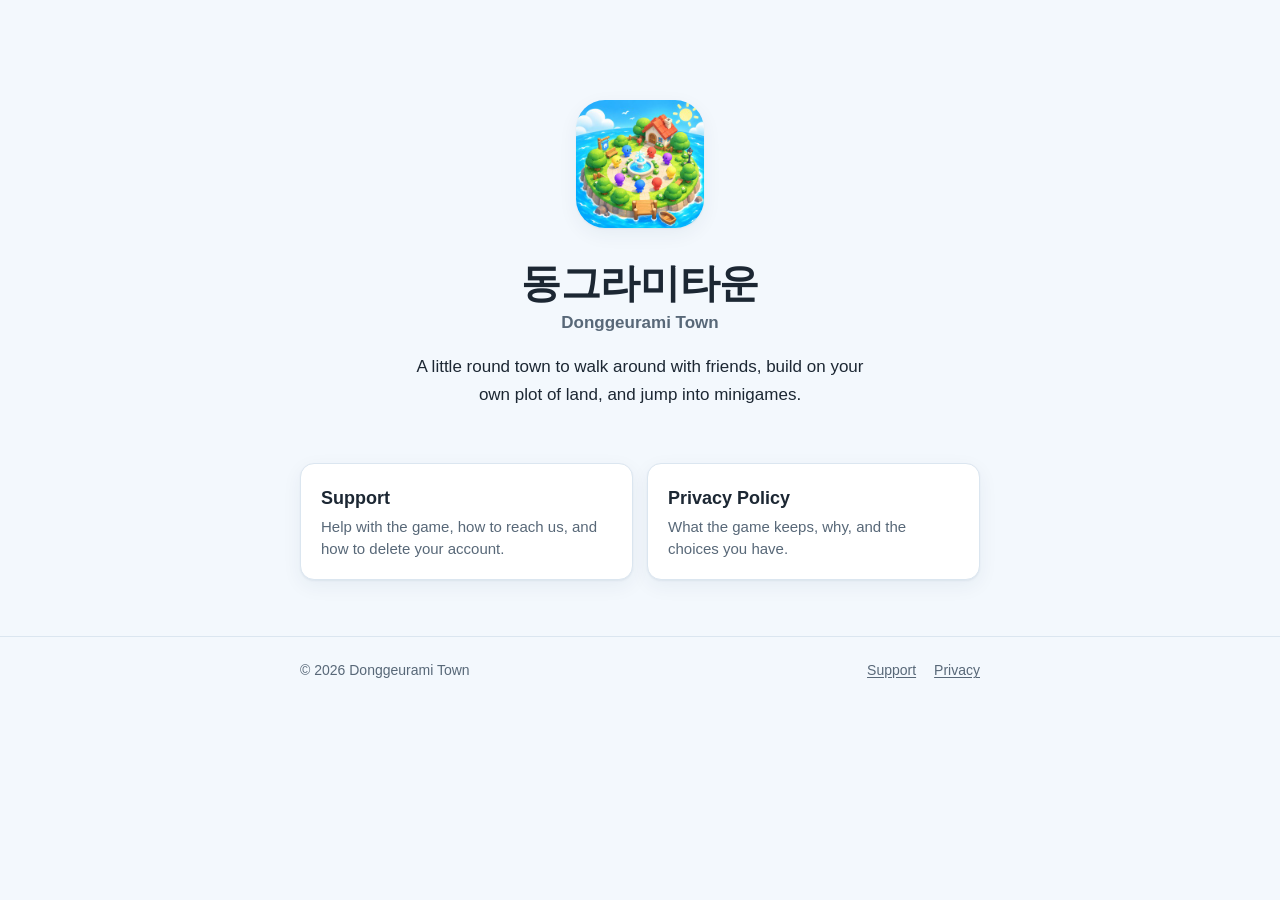
<file: index.html>
<!doctype html>
<html lang="en">
<head>
  <meta charset="utf-8">
  <meta name="viewport" content="width=device-width, initial-scale=1">
  <title>동그라미타운 · Donggeurami Town</title>
  <meta name="description" content="Donggeurami Town (동그라미타운): a little round town to walk around with friends, build on your own plot of land, and jump into minigames.">
  <link rel="icon" type="image/png" href="favicon.png">
  <link rel="apple-touch-icon" href="apple-touch-icon.png">
  <link rel="stylesheet" href="style.css">
</head>
<body>
  <main>
    <div class="wrap">
      <section class="hero">
        <img src="icon.jpg" alt="The game's icon: a round island town with a fountain in the middle" width="128" height="128">
        <h1 lang="ko">동그라미타운</h1>
        <p class="latin">Donggeurami Town</p>
        <p class="about">A little round town to walk around with friends, build on your own plot of land, and jump into minigames.</p>
      </section>

      <div class="cards">
        <a class="card" href="support.html">
          <strong>Support</strong>
          <span>Help with the game, how to reach us, and how to delete your account.</span>
        </a>
        <a class="card" href="privacy.html">
          <strong>Privacy Policy</strong>
          <span>What the game keeps, why, and the choices you have.</span>
        </a>
      </div>
    </div>
  </main>

  <footer>
    <div class="wrap">
      <span class="who">&copy; 2026 Donggeurami Town</span>
      <a href="support.html">Support</a>
      <a href="privacy.html">Privacy</a>
    </div>
  </footer>
</body>
</html>
</file>
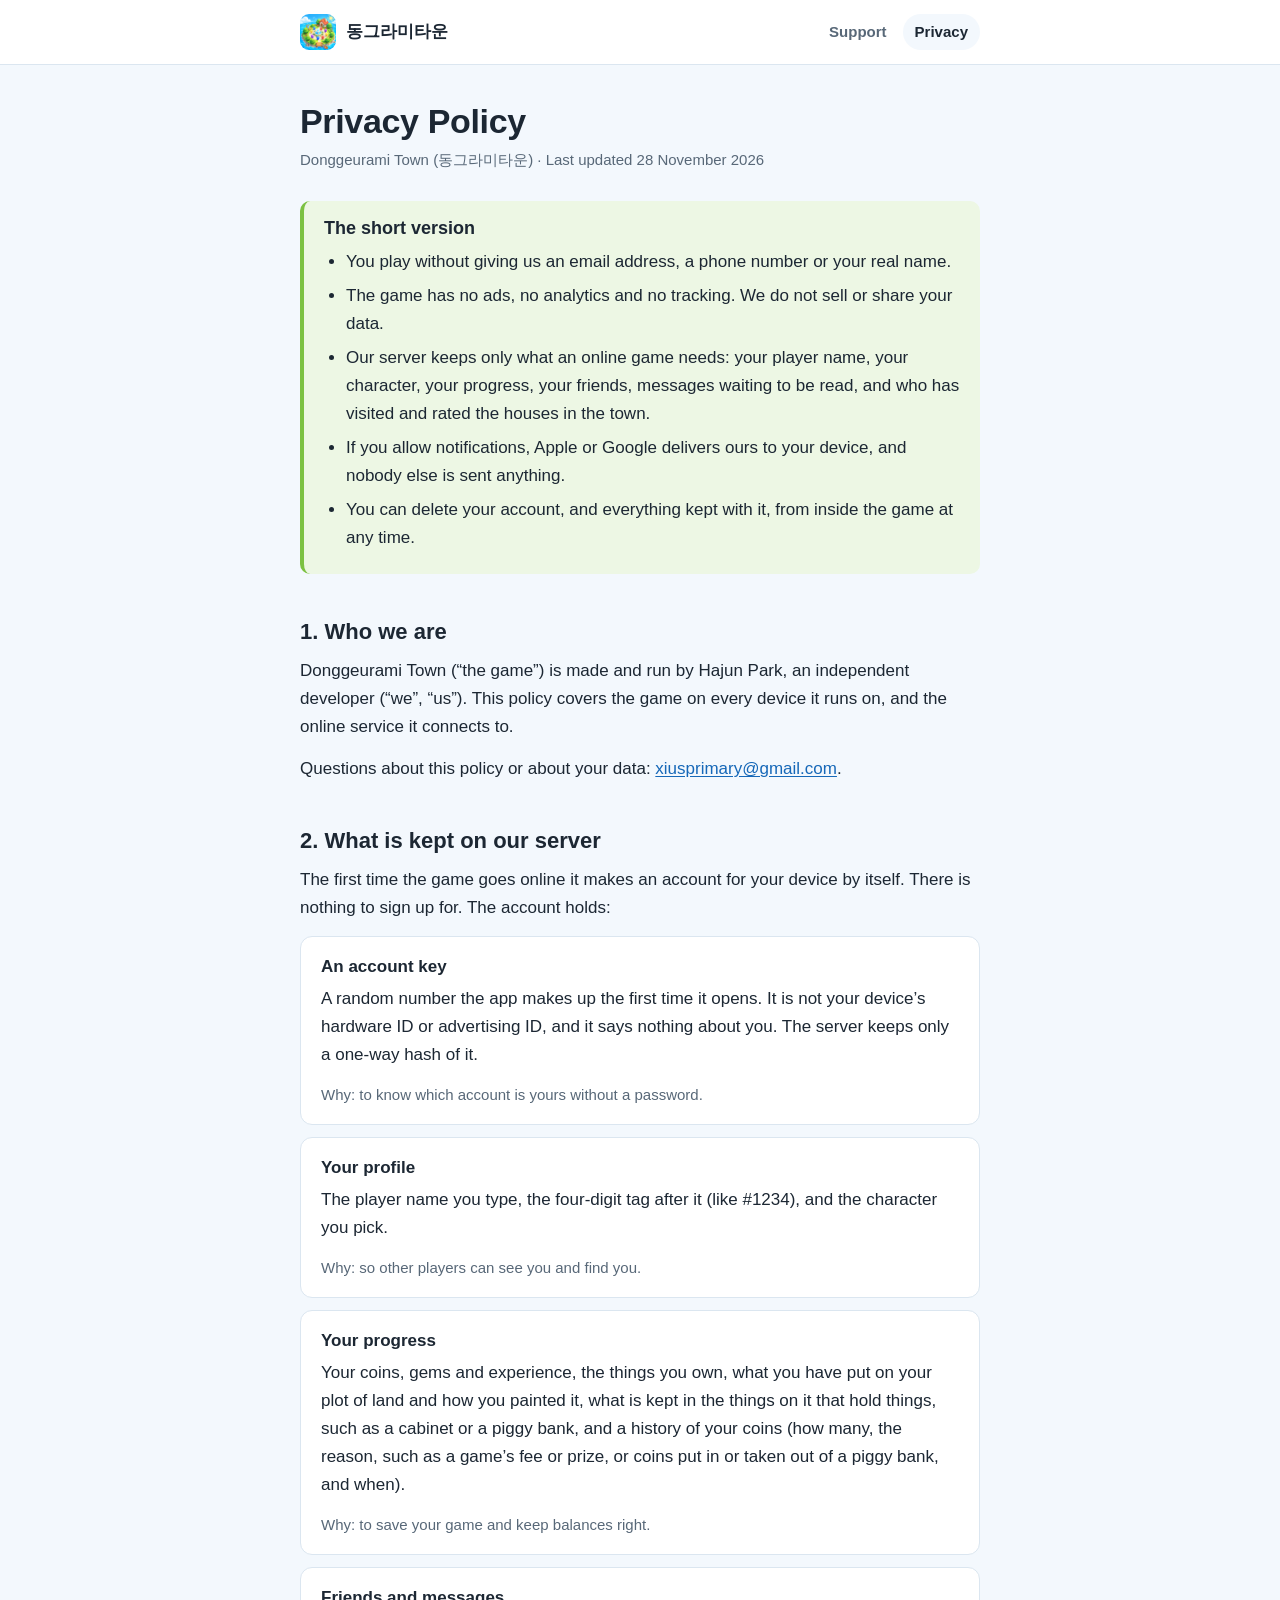
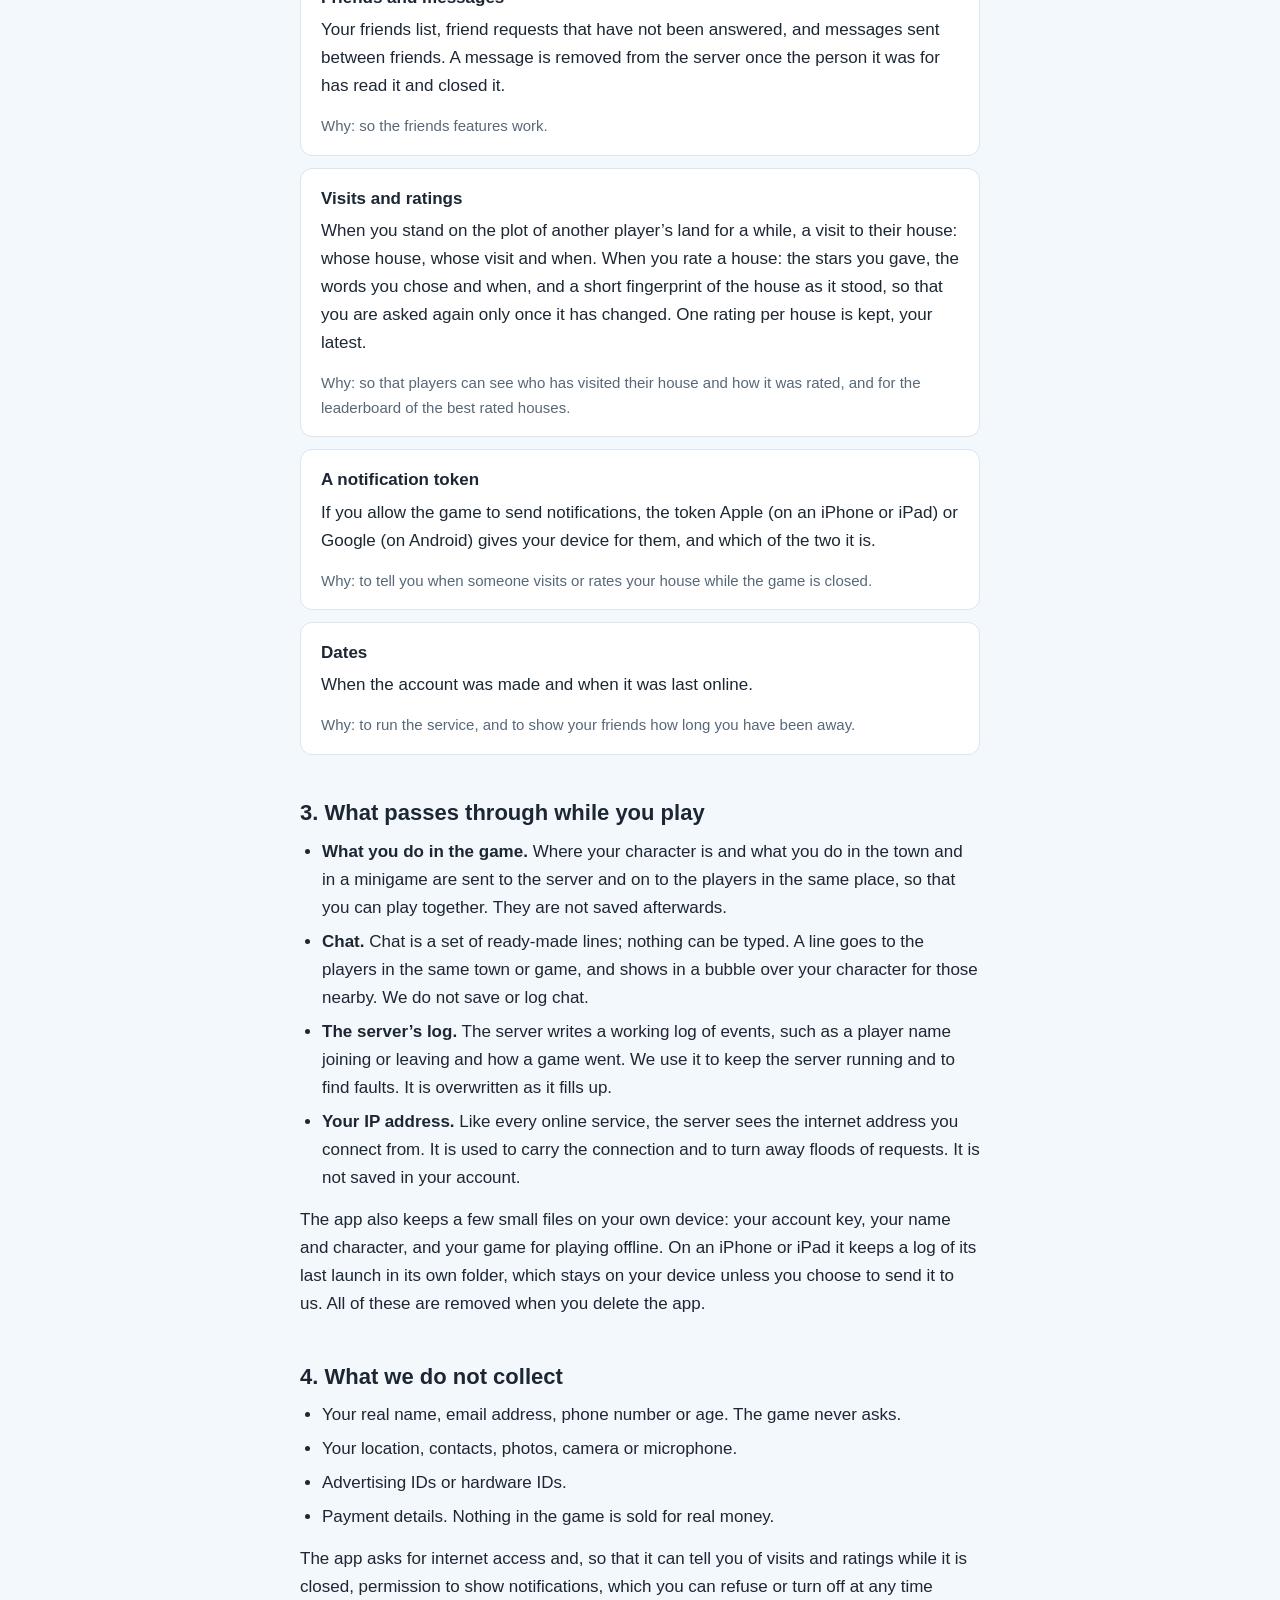
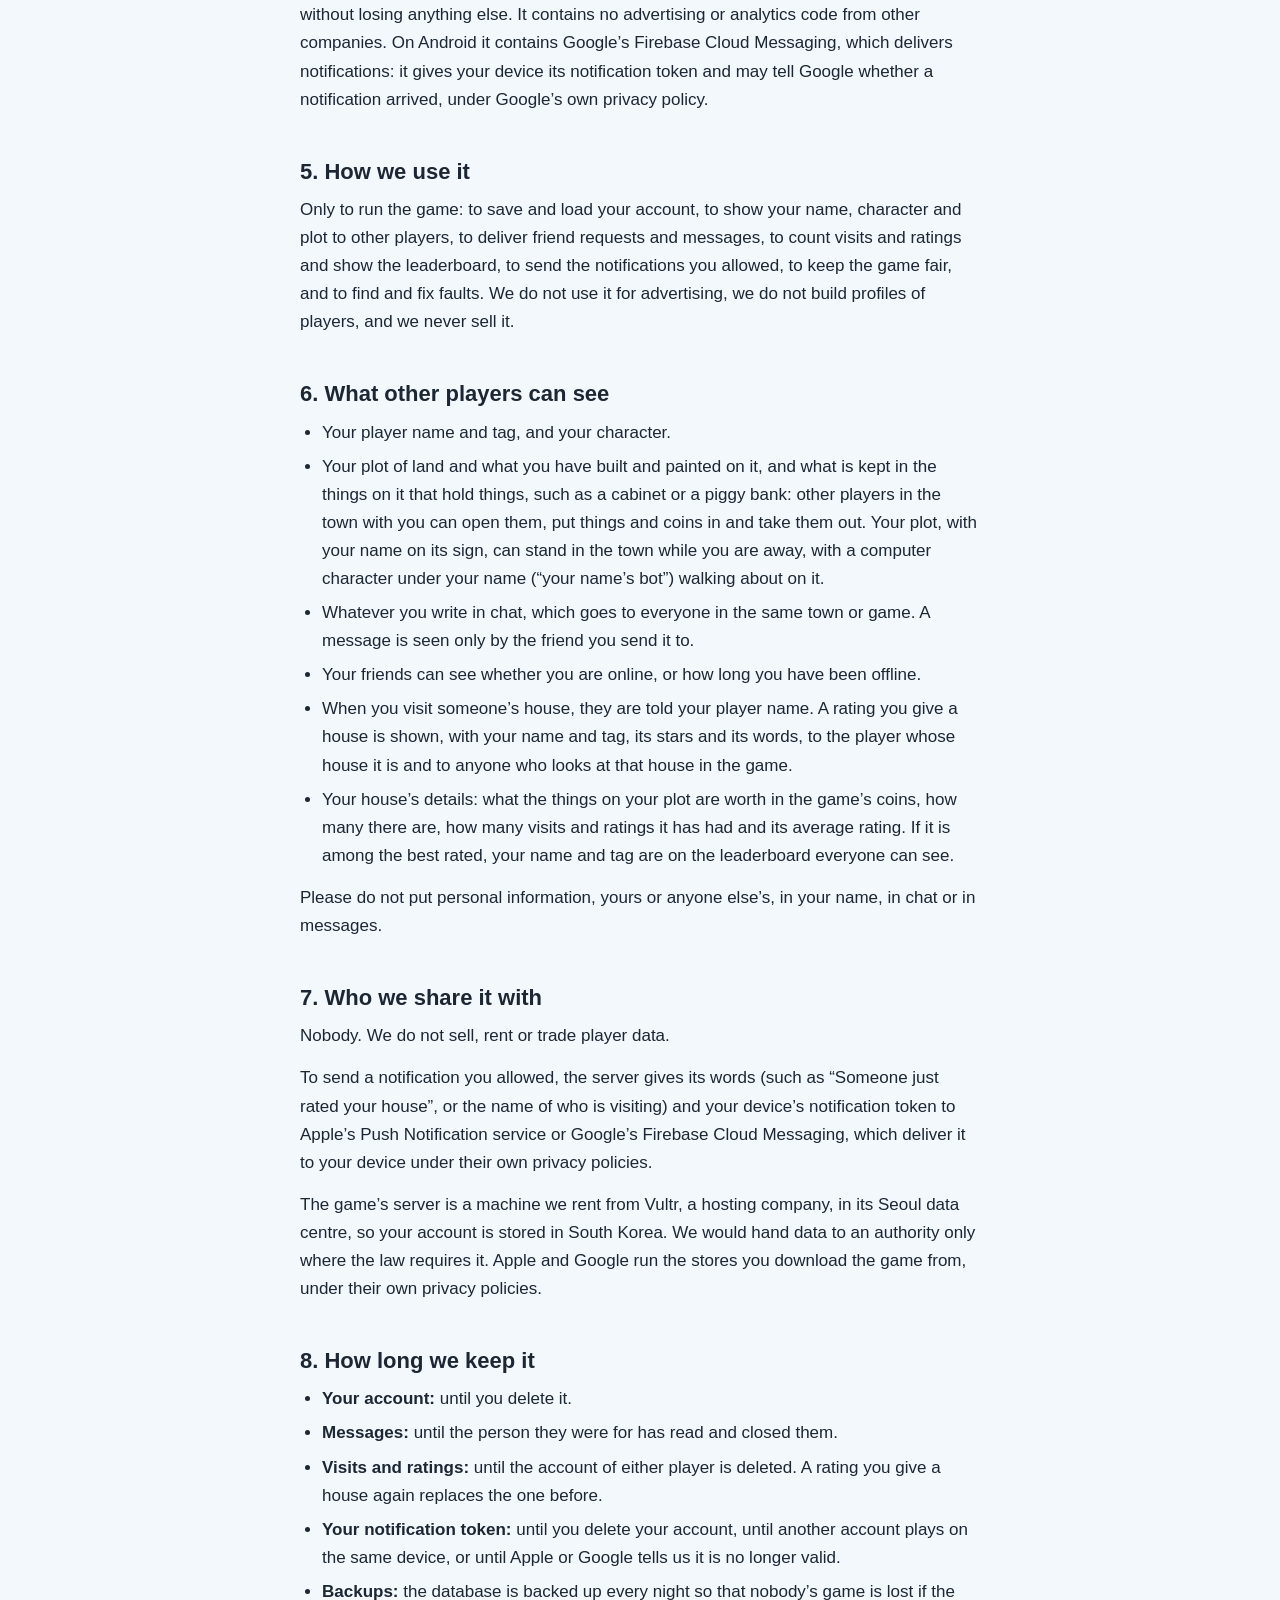
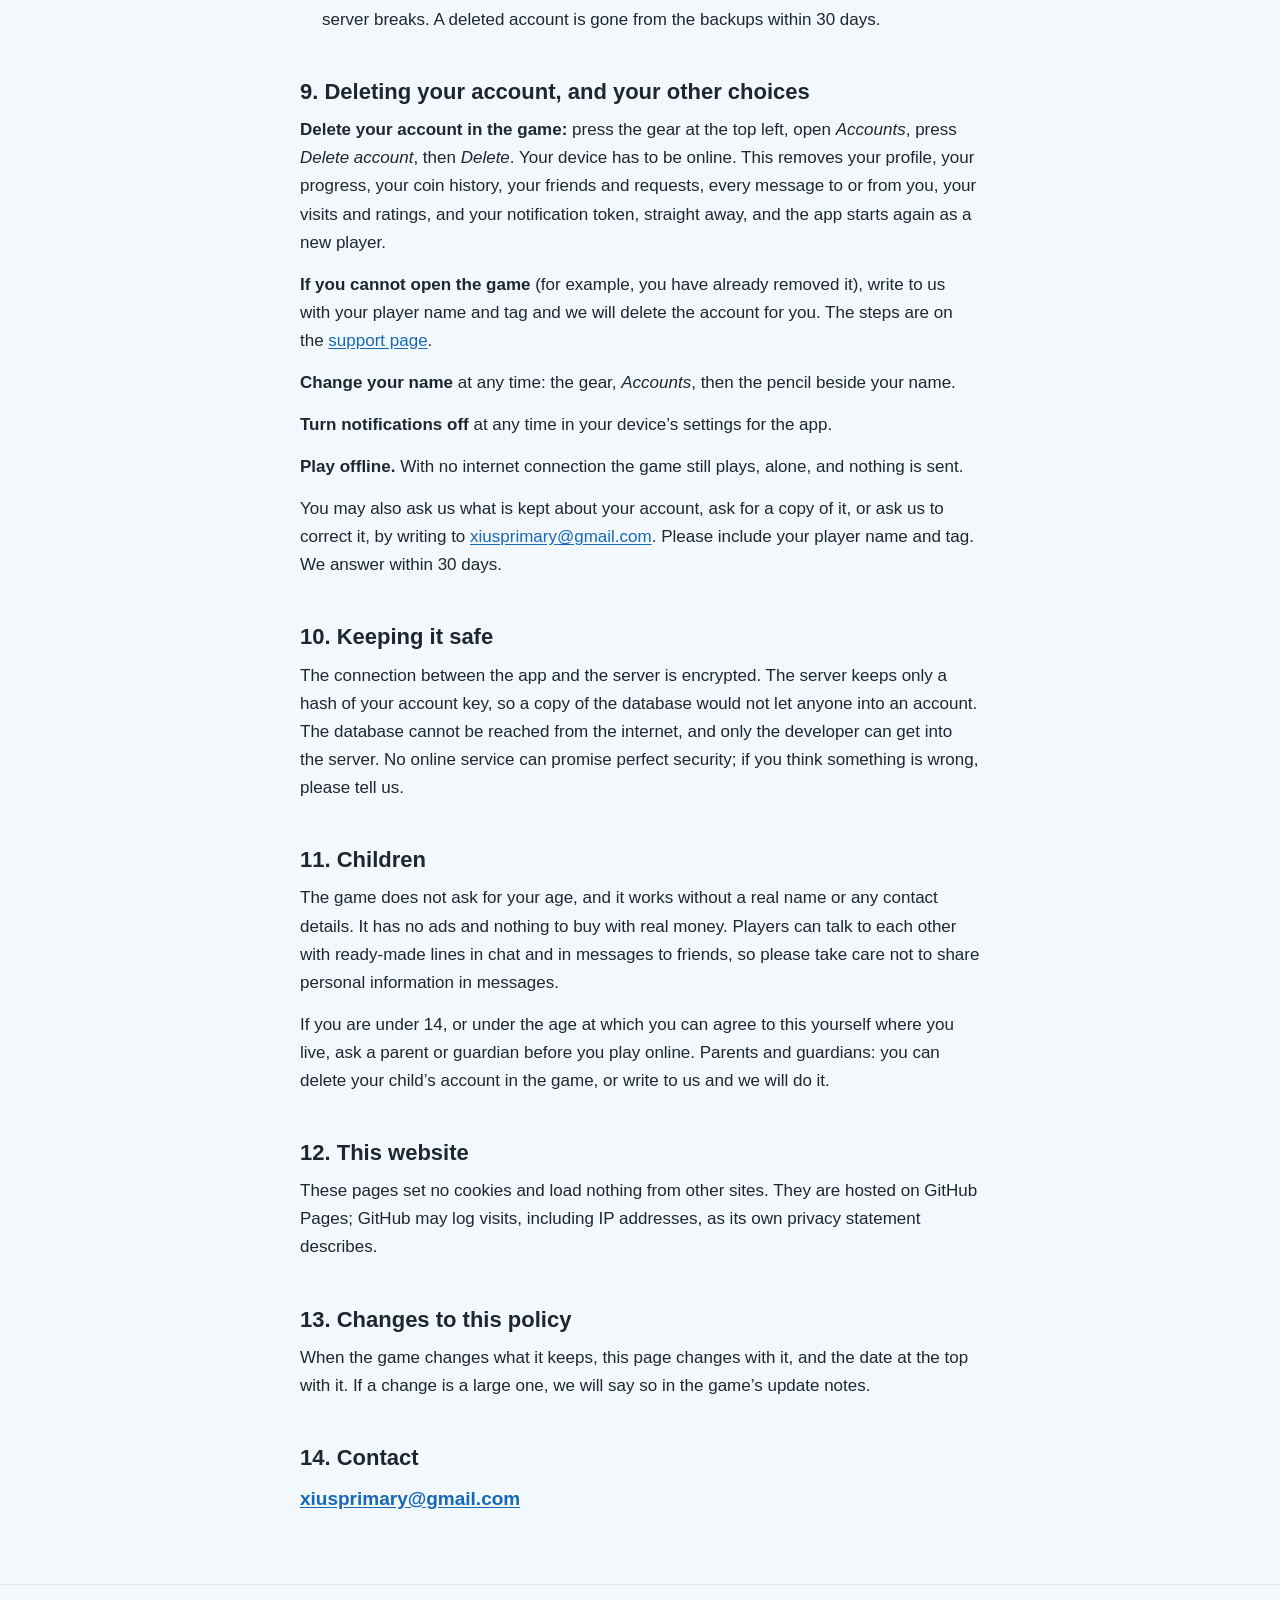
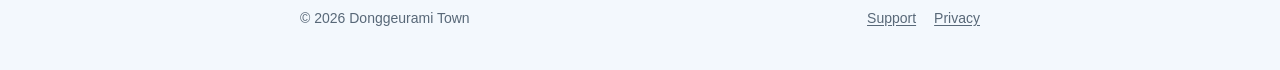
<file: privacy.html>
<!doctype html>
<html lang="en">
<head>
  <meta charset="utf-8">
  <meta name="viewport" content="width=device-width, initial-scale=1">
  <title>Privacy Policy · Donggeurami Town</title>
  <meta name="description" content="What Donggeurami Town (동그라미타운) keeps about its players, why, and how to delete it.">
  <link rel="icon" type="image/png" href="favicon.png">
  <link rel="apple-touch-icon" href="apple-touch-icon.png">
  <link rel="stylesheet" href="style.css">
</head>
<body>
  <header class="top">
    <div class="wrap">
      <a class="brand" href="./"><img src="icon.jpg" alt="" width="36" height="36"><span lang="ko">동그라미타운</span></a>
      <nav>
        <a href="support.html">Support</a>
        <a href="privacy.html" aria-current="page">Privacy</a>
      </nav>
    </div>
  </header>

  <main>
    <div class="wrap">
      <h1>Privacy Policy</h1>
      <p class="sub">Donggeurami Town (<span lang="ko">동그라미타운</span>) · Last updated 28 November 2026</p>

      <div class="note">
        <h2>The short version</h2>
        <ul>
          <li>You play without giving us an email address, a phone number or your real name.</li>
          <li>The game has no ads, no analytics and no tracking. We do not sell or share your data.</li>
          <li>Our server keeps only what an online game needs: your player name, your character, your progress, your friends, messages waiting to be read, and who has visited and rated the houses in the town.</li>
          <li>If you allow notifications, Apple or Google delivers ours to your device, and nobody else is sent anything.</li>
          <li>You can delete your account, and everything kept with it, from inside the game at any time.</li>
        </ul>
      </div>

      <h2 id="who">1. Who we are</h2>
      <p>Donggeurami Town (“the game”) is made and run by Hajun Park, an independent developer (“we”, “us”). This policy covers the game on every device it runs on, and the online service it connects to.</p>
      <p>Questions about this policy or about your data: <a href="mailto:xiusprimary@gmail.com">xiusprimary@gmail.com</a>.</p>

      <h2 id="kept">2. What is kept on our server</h2>
      <p>The first time the game goes online it makes an account for your device by itself. There is nothing to sign up for. The account holds:</p>

      <div class="item">
        <h3>An account key</h3>
        <p>A random number the app makes up the first time it opens. It is not your device’s hardware ID or advertising ID, and it says nothing about you. The server keeps only a one-way hash of it.</p>
        <p class="why">Why: to know which account is yours without a password.</p>
      </div>
      <div class="item">
        <h3>Your profile</h3>
        <p>The player name you type, the four-digit tag after it (like #1234), and the character you pick.</p>
        <p class="why">Why: so other players can see you and find you.</p>
      </div>
      <div class="item">
        <h3>Your progress</h3>
        <p>Your coins, gems and experience, the things you own, what you have put on your plot of land and how you painted it, what is kept in the things on it that hold things, such as a cabinet or a piggy bank, and a history of your coins (how many, the reason, such as a game’s fee or prize, or coins put in or taken out of a piggy bank, and when).</p>
        <p class="why">Why: to save your game and keep balances right.</p>
      </div>
      <div class="item">
        <h3>Friends and messages</h3>
        <p>Your friends list, friend requests that have not been answered, and messages sent between friends. A message is removed from the server once the person it was for has read it and closed it.</p>
        <p class="why">Why: so the friends features work.</p>
      </div>
      <div class="item">
        <h3>Visits and ratings</h3>
        <p>When you stand on the plot of another player’s land for a while, a visit to their house: whose house, whose visit and when. When you rate a house: the stars you gave, the words you chose and when, and a short fingerprint of the house as it stood, so that you are asked again only once it has changed. One rating per house is kept, your latest.</p>
        <p class="why">Why: so that players can see who has visited their house and how it was rated, and for the leaderboard of the best rated houses.</p>
      </div>
      <div class="item">
        <h3>A notification token</h3>
        <p>If you allow the game to send notifications, the token Apple (on an iPhone or iPad) or Google (on Android) gives your device for them, and which of the two it is.</p>
        <p class="why">Why: to tell you when someone visits or rates your house while the game is closed.</p>
      </div>
      <div class="item">
        <h3>Dates</h3>
        <p>When the account was made and when it was last online.</p>
        <p class="why">Why: to run the service, and to show your friends how long you have been away.</p>
      </div>

      <h2 id="passing">3. What passes through while you play</h2>
      <ul>
        <li><strong>What you do in the game.</strong> Where your character is and what you do in the town and in a minigame are sent to the server and on to the players in the same place, so that you can play together. They are not saved afterwards.</li>
        <li><strong>Chat.</strong> Chat is a set of ready-made lines; nothing can be typed. A line goes to the players in the same town or game, and shows in a bubble over your character for those nearby. We do not save or log chat.</li>
        <li><strong>The server’s log.</strong> The server writes a working log of events, such as a player name joining or leaving and how a game went. We use it to keep the server running and to find faults. It is overwritten as it fills up.</li>
        <li><strong>Your IP address.</strong> Like every online service, the server sees the internet address you connect from. It is used to carry the connection and to turn away floods of requests. It is not saved in your account.</li>
      </ul>
      <p>The app also keeps a few small files on your own device: your account key, your name and character, and your game for playing offline. On an iPhone or iPad it keeps a log of its last launch in its own folder, which stays on your device unless you choose to send it to us. All of these are removed when you delete the app.</p>

      <h2 id="not">4. What we do not collect</h2>
      <ul>
        <li>Your real name, email address, phone number or age. The game never asks.</li>
        <li>Your location, contacts, photos, camera or microphone.</li>
        <li>Advertising IDs or hardware IDs.</li>
        <li>Payment details. Nothing in the game is sold for real money.</li>
      </ul>
      <p>The app asks for internet access and, so that it can tell you of visits and ratings while it is closed, permission to show notifications, which you can refuse or turn off at any time without losing anything else. It contains no advertising or analytics code from other companies. On Android it contains Google’s Firebase Cloud Messaging, which delivers notifications: it gives your device its notification token and may tell Google whether a notification arrived, under Google’s own privacy policy.</p>

      <h2 id="use">5. How we use it</h2>
      <p>Only to run the game: to save and load your account, to show your name, character and plot to other players, to deliver friend requests and messages, to count visits and ratings and show the leaderboard, to send the notifications you allowed, to keep the game fair, and to find and fix faults. We do not use it for advertising, we do not build profiles of players, and we never sell it.</p>

      <h2 id="seen">6. What other players can see</h2>
      <ul>
        <li>Your player name and tag, and your character.</li>
        <li>Your plot of land and what you have built and painted on it, and what is kept in the things on it that hold things, such as a cabinet or a piggy bank: other players in the town with you can open them, put things and coins in and take them out. Your plot, with your name on its sign, can stand in the town while you are away, with a computer character under your name (“your name’s bot”) walking about on it.</li>
        <li>Whatever you write in chat, which goes to everyone in the same town or game. A message is seen only by the friend you send it to.</li>
        <li>Your friends can see whether you are online, or how long you have been offline.</li>
        <li>When you visit someone’s house, they are told your player name. A rating you give a house is shown, with your name and tag, its stars and its words, to the player whose house it is and to anyone who looks at that house in the game.</li>
        <li>Your house’s details: what the things on your plot are worth in the game’s coins, how many there are, how many visits and ratings it has had and its average rating. If it is among the best rated, your name and tag are on the leaderboard everyone can see.</li>
      </ul>
      <p>Please do not put personal information, yours or anyone else’s, in your name, in chat or in messages.</p>

      <h2 id="share">7. Who we share it with</h2>
      <p>Nobody. We do not sell, rent or trade player data.</p>
      <p>To send a notification you allowed, the server gives its words (such as “Someone just rated your house”, or the name of who is visiting) and your device’s notification token to Apple’s Push Notification service or Google’s Firebase Cloud Messaging, which deliver it to your device under their own privacy policies.</p>
      <p>The game’s server is a machine we rent from Vultr, a hosting company, in its Seoul data centre, so your account is stored in South Korea. We would hand data to an authority only where the law requires it. Apple and Google run the stores you download the game from, under their own privacy policies.</p>

      <h2 id="long">8. How long we keep it</h2>
      <ul>
        <li><strong>Your account:</strong> until you delete it.</li>
        <li><strong>Messages:</strong> until the person they were for has read and closed them.</li>
        <li><strong>Visits and ratings:</strong> until the account of either player is deleted. A rating you give a house again replaces the one before.</li>
        <li><strong>Your notification token:</strong> until you delete your account, until another account plays on the same device, or until Apple or Google tells us it is no longer valid.</li>
        <li><strong>Backups:</strong> the database is backed up every night so that nobody’s game is lost if the server breaks. A deleted account is gone from the backups within 30 days.</li>
      </ul>

      <h2 id="choices">9. Deleting your account, and your other choices</h2>
      <p><strong>Delete your account in the game:</strong> press the gear at the top left, open <em>Accounts</em>, press <em>Delete account</em>, then <em>Delete</em>. Your device has to be online. This removes your profile, your progress, your coin history, your friends and requests, every message to or from you, your visits and ratings, and your notification token, straight away, and the app starts again as a new player.</p>
      <p><strong>If you cannot open the game</strong> (for example, you have already removed it), write to us with your player name and tag and we will delete the account for you. The steps are on the <a href="support.html#delete-account">support page</a>.</p>
      <p><strong>Change your name</strong> at any time: the gear, <em>Accounts</em>, then the pencil beside your name.</p>
      <p><strong>Turn notifications off</strong> at any time in your device’s settings for the app.</p>
      <p><strong>Play offline.</strong> With no internet connection the game still plays, alone, and nothing is sent.</p>
      <p>You may also ask us what is kept about your account, ask for a copy of it, or ask us to correct it, by writing to <a href="mailto:xiusprimary@gmail.com">xiusprimary@gmail.com</a>. Please include your player name and tag. We answer within 30 days.</p>

      <h2 id="safe">10. Keeping it safe</h2>
      <p>The connection between the app and the server is encrypted. The server keeps only a hash of your account key, so a copy of the database would not let anyone into an account. The database cannot be reached from the internet, and only the developer can get into the server. No online service can promise perfect security; if you think something is wrong, please tell us.</p>

      <h2 id="children">11. Children</h2>
      <p>The game does not ask for your age, and it works without a real name or any contact details. It has no ads and nothing to buy with real money. Players can talk to each other with ready-made lines in chat and in messages to friends, so please take care not to share personal information in messages.</p>
      <p>If you are under 14, or under the age at which you can agree to this yourself where you live, ask a parent or guardian before you play online. Parents and guardians: you can delete your child’s account in the game, or write to us and we will do it.</p>

      <h2 id="site">12. This website</h2>
      <p>These pages set no cookies and load nothing from other sites. They are hosted on GitHub Pages; GitHub may log visits, including IP addresses, as its own privacy statement describes.</p>

      <h2 id="changes">13. Changes to this policy</h2>
      <p>When the game changes what it keeps, this page changes with it, and the date at the top with it. If a change is a large one, we will say so in the game’s update notes.</p>

      <h2 id="contact">14. Contact</h2>
      <p><a class="mail" href="mailto:xiusprimary@gmail.com">xiusprimary@gmail.com</a></p>
    </div>
  </main>

  <footer>
    <div class="wrap">
      <span class="who">&copy; 2026 Donggeurami Town</span>
      <a href="support.html">Support</a>
      <a href="privacy.html">Privacy</a>
    </div>
  </footer>
</body>
</html>
</file>
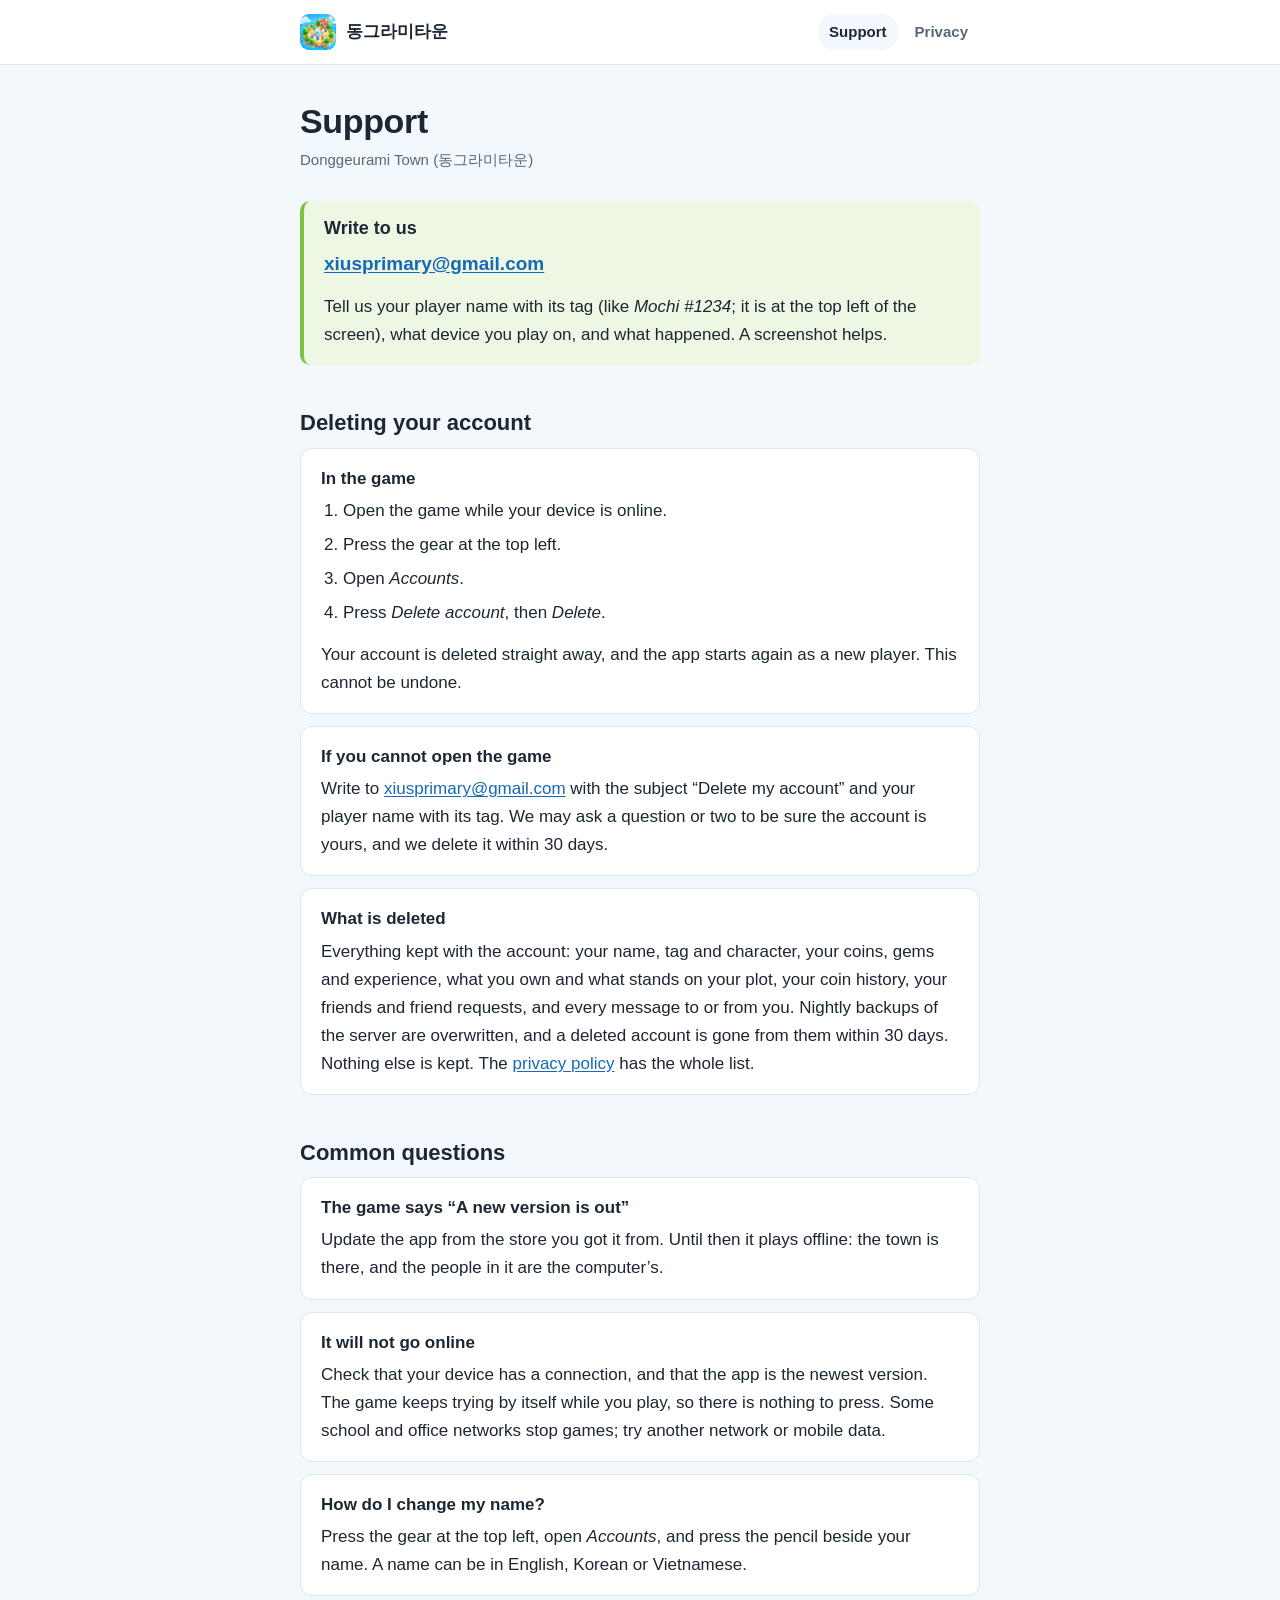
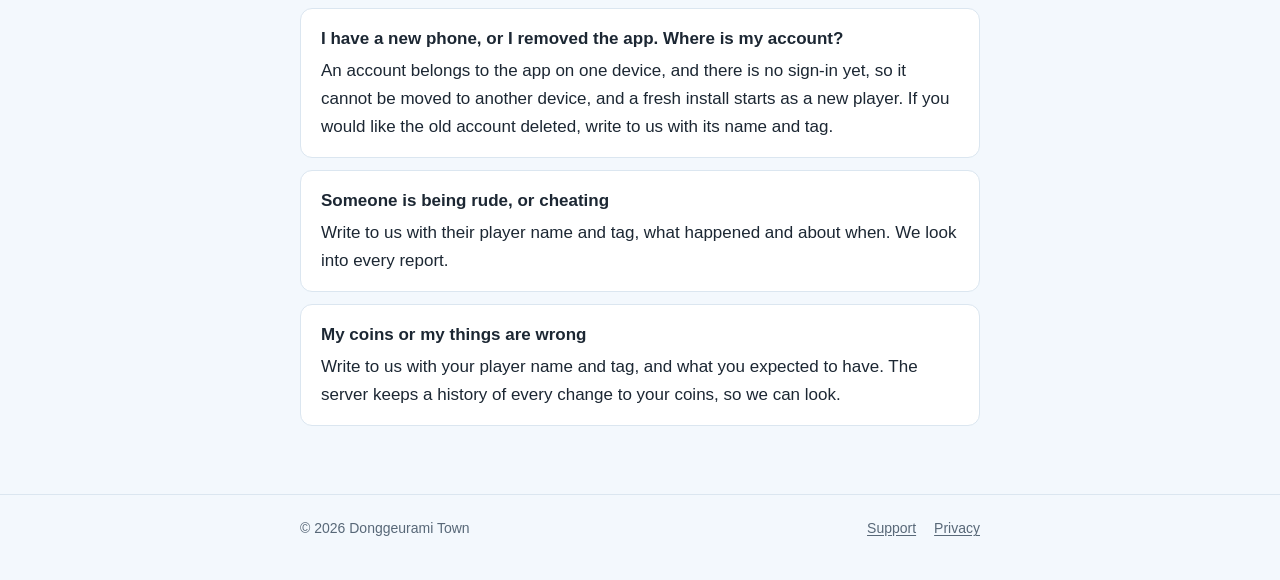
<file: support.html>
<!doctype html>
<html lang="en">
<head>
  <meta charset="utf-8">
  <meta name="viewport" content="width=device-width, initial-scale=1">
  <title>Support · Donggeurami Town</title>
  <meta name="description" content="Help with Donggeurami Town (동그라미타운): how to reach us, and how to delete your account.">
  <link rel="icon" type="image/png" href="favicon.png">
  <link rel="apple-touch-icon" href="apple-touch-icon.png">
  <link rel="stylesheet" href="style.css">
</head>
<body>
  <header class="top">
    <div class="wrap">
      <a class="brand" href="./"><img src="icon.jpg" alt="" width="36" height="36"><span lang="ko">동그라미타운</span></a>
      <nav>
        <a href="support.html" aria-current="page">Support</a>
        <a href="privacy.html">Privacy</a>
      </nav>
    </div>
  </header>

  <main>
    <div class="wrap">
      <h1>Support</h1>
      <p class="sub">Donggeurami Town (<span lang="ko">동그라미타운</span>)</p>

      <div class="note">
        <h2>Write to us</h2>
        <p><a class="mail" href="mailto:xiusprimary@gmail.com">xiusprimary@gmail.com</a></p>
        <p style="margin-bottom:0">Tell us your player name with its tag (like <em>Mochi #1234</em>; it is at the top left of the screen), what device you play on, and what happened. A screenshot helps.</p>
      </div>

      <h2 id="delete-account">Deleting your account</h2>
      <div class="item">
        <h3>In the game</h3>
        <ol>
          <li>Open the game while your device is online.</li>
          <li>Press the gear at the top left.</li>
          <li>Open <em>Accounts</em>.</li>
          <li>Press <em>Delete account</em>, then <em>Delete</em>.</li>
        </ol>
        <p>Your account is deleted straight away, and the app starts again as a new player. This cannot be undone.</p>
      </div>
      <div class="item">
        <h3>If you cannot open the game</h3>
        <p>Write to <a href="mailto:xiusprimary@gmail.com?subject=Delete%20my%20account">xiusprimary@gmail.com</a> with the subject “Delete my account” and your player name with its tag. We may ask a question or two to be sure the account is yours, and we delete it within 30 days.</p>
      </div>
      <div class="item">
        <h3>What is deleted</h3>
        <p>Everything kept with the account: your name, tag and character, your coins, gems and experience, what you own and what stands on your plot, your coin history, your friends and friend requests, and every message to or from you. Nightly backups of the server are overwritten, and a deleted account is gone from them within 30 days. Nothing else is kept. The <a href="privacy.html">privacy policy</a> has the whole list.</p>
      </div>

      <h2 id="questions">Common questions</h2>
      <div class="item">
        <h3>The game says “A new version is out”</h3>
        <p>Update the app from the store you got it from. Until then it plays offline: the town is there, and the people in it are the computer’s.</p>
      </div>
      <div class="item">
        <h3>It will not go online</h3>
        <p>Check that your device has a connection, and that the app is the newest version. The game keeps trying by itself while you play, so there is nothing to press. Some school and office networks stop games; try another network or mobile data.</p>
      </div>
      <div class="item">
        <h3>How do I change my name?</h3>
        <p>Press the gear at the top left, open <em>Accounts</em>, and press the pencil beside your name. A name can be in English, Korean or Vietnamese.</p>
      </div>
      <div class="item">
        <h3>I have a new phone, or I removed the app. Where is my account?</h3>
        <p>An account belongs to the app on one device, and there is no sign-in yet, so it cannot be moved to another device, and a fresh install starts as a new player. If you would like the old account deleted, write to us with its name and tag.</p>
      </div>
      <div class="item">
        <h3>Someone is being rude, or cheating</h3>
        <p>Write to us with their player name and tag, what happened and about when. We look into every report.</p>
      </div>
      <div class="item">
        <h3>My coins or my things are wrong</h3>
        <p>Write to us with your player name and tag, and what you expected to have. The server keeps a history of every change to your coins, so we can look.</p>
      </div>
    </div>
  </main>

  <footer>
    <div class="wrap">
      <span class="who">&copy; 2026 Donggeurami Town</span>
      <a href="support.html">Support</a>
      <a href="privacy.html">Privacy</a>
    </div>
  </footer>
</body>
</html>
</file>
<file: style.css>
/* Donggeurami Town: the site's one stylesheet. No fonts or scripts are
   fetched from anywhere: every page is these files alone. */

:root {
  color-scheme: light dark;
  --bg: #f3f8fd;
  --surface: #ffffff;
  --line: #dbe6f0;
  --text: #1c2733;
  --muted: #586878;
  --link: #1668b8;
  --note-bg: #edf7e4;
  --note-line: #7cc142;
  --shadow: 0 1px 2px rgba(20, 50, 80, 0.06), 0 6px 20px rgba(20, 50, 80, 0.06);
}

@media (prefers-color-scheme: dark) {
  :root {
    --bg: #10161d;
    --surface: #18212b;
    --line: #2a3644;
    --text: #e6edf3;
    --muted: #9fb0c0;
    --link: #6cb6ff;
    --note-bg: #1a2a1c;
    --note-line: #5a9a35;
    --shadow: none;
  }
}

* { box-sizing: border-box; }

html { -webkit-text-size-adjust: 100%; }

body {
  margin: 0;
  background: var(--bg);
  color: var(--text);
  font: 17px/1.65 -apple-system, BlinkMacSystemFont, "Segoe UI", Roboto,
    "Apple SD Gothic Neo", "Noto Sans KR", "Malgun Gothic", Helvetica, Arial,
    sans-serif;
}

a { color: var(--link); text-underline-offset: 2px; }
a:hover { text-decoration-thickness: 2px; }

.wrap {
  max-width: 720px;
  margin: 0 auto;
  padding: 0 20px;
}

/* The bar along the top of the inner pages. */
.top {
  background: var(--surface);
  border-bottom: 1px solid var(--line);
}
.top .wrap {
  display: flex;
  align-items: center;
  gap: 12px;
  min-height: 64px;
  flex-wrap: wrap;
}
.brand {
  display: flex;
  align-items: center;
  gap: 10px;
  color: var(--text);
  text-decoration: none;
  font-weight: 700;
  margin-right: auto;
}
.brand img {
  width: 36px;
  height: 36px;
  border-radius: 9px;
  display: block;
}
.top nav { display: flex; gap: 4px; }
.top nav a {
  padding: 6px 12px;
  border-radius: 999px;
  color: var(--muted);
  text-decoration: none;
  font-size: 15px;
  font-weight: 600;
}
.top nav a:hover { color: var(--text); }
.top nav a[aria-current="page"] {
  background: var(--bg);
  color: var(--text);
}

main { padding: 36px 0 56px; }

h1 {
  font-size: 34px;
  line-height: 1.2;
  margin: 0 0 6px;
  letter-spacing: -0.01em;
}
.sub {
  color: var(--muted);
  margin: 0 0 28px;
  font-size: 15px;
}
h2 {
  font-size: 22px;
  line-height: 1.3;
  margin: 44px 0 10px;
  scroll-margin-top: 16px;
}
h3 {
  font-size: 17px;
  margin: 0 0 4px;
}
p { margin: 0 0 14px; }
ul, ol { margin: 0 0 14px; padding-left: 22px; }
li { margin-bottom: 6px; }

/* The short version, and anything else set apart in green. */
.note {
  background: var(--note-bg);
  border-left: 4px solid var(--note-line);
  border-radius: 10px;
  padding: 16px 20px;
  margin: 0 0 8px;
}
.note h2 { margin: 0 0 8px; font-size: 18px; }
.note ul { margin-bottom: 0; }

/* One thing that is kept, or one question and its answer. */
.item {
  background: var(--surface);
  border: 1px solid var(--line);
  border-radius: 12px;
  padding: 16px 20px;
  margin: 0 0 12px;
  scroll-margin-top: 16px;
}
.item p:last-child,
.item ol:last-child,
.item ul:last-child { margin-bottom: 0; }
.item .why { color: var(--muted); font-size: 15px; }

.mail {
  font-weight: 700;
  font-size: 19px;
  word-break: break-all;
}

/* The front page. */
.hero {
  text-align: center;
  padding: 64px 0 20px;
}
.hero img {
  width: 128px;
  height: 128px;
  border-radius: 29px;
  box-shadow: var(--shadow);
}
.hero h1 { font-size: 40px; margin: 22px 0 2px; }
.hero .latin {
  color: var(--muted);
  font-weight: 600;
  margin: 0 0 16px;
}
.hero .about {
  max-width: 460px;
  margin: 0 auto;
}
.cards {
  display: grid;
  grid-template-columns: 1fr 1fr;
  gap: 14px;
  margin: 34px 0 0;
}
.card {
  display: block;
  background: var(--surface);
  border: 1px solid var(--line);
  border-radius: 14px;
  padding: 20px;
  color: var(--text);
  text-decoration: none;
  box-shadow: var(--shadow);
}
.card:hover { border-color: var(--link); }
.card strong { display: block; font-size: 18px; margin-bottom: 2px; }
.card span { color: var(--muted); font-size: 15px; line-height: 1.45; display: block; }

footer {
  border-top: 1px solid var(--line);
  color: var(--muted);
  font-size: 14px;
  padding: 22px 0 40px;
}
footer .wrap { display: flex; gap: 6px 18px; flex-wrap: wrap; }
footer a { color: var(--muted); }
footer .who { margin-right: auto; }

@media (max-width: 540px) {
  body { font-size: 16px; }
  h1 { font-size: 28px; }
  .hero { padding-top: 44px; }
  .hero h1 { font-size: 32px; }
  .cards { grid-template-columns: 1fr; }
  .top .wrap { padding-top: 10px; padding-bottom: 10px; }
}
</file>
